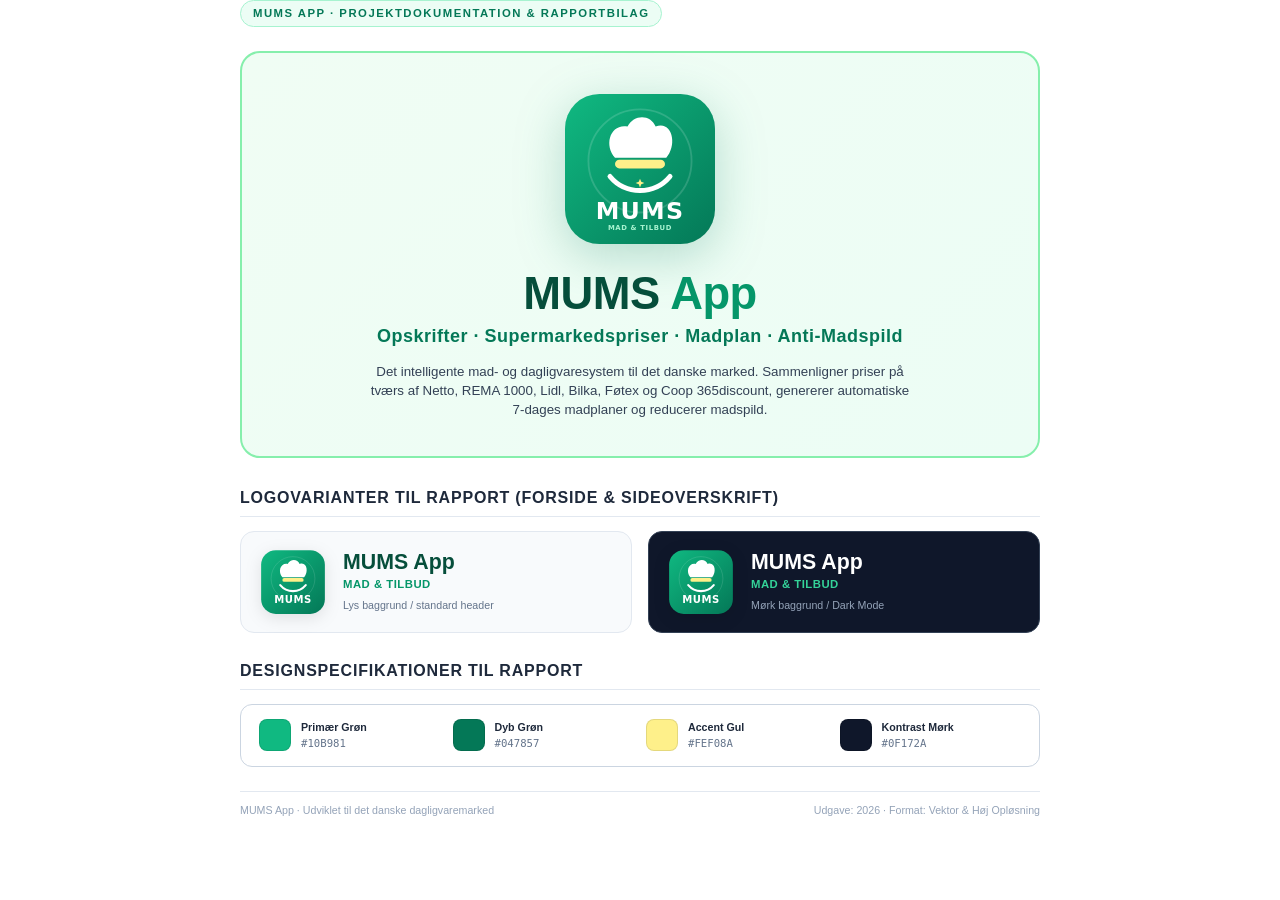
<file: generate_pdf.html>
<!DOCTYPE html>
<html lang="da">
<head>
  <meta charset="UTF-8">
  <title>MUMS App – Ikon og Titel</title>
  <style>
    @page {
      size: A4 portrait;
      margin: 15mm 18mm;
    }
    * {
      box-sizing: border-box;
      margin: 0;
      padding: 0;
    }
    body {
      font-family: 'Segoe UI', -apple-system, BlinkMacSystemFont, Roboto, sans-serif;
      color: #0f172a;
      background: #ffffff;
      line-height: 1.5;
    }
    .page-container {
      width: 100%;
      max-width: 800px;
      margin: 0 auto;
    }

    /* Top rapport mærke */
    .report-meta-tag {
      display: inline-block;
      font-size: 8.5pt;
      font-weight: 700;
      text-transform: uppercase;
      letter-spacing: 1.5px;
      color: #047857;
      background: #ecfdf5;
      padding: 4px 12px;
      border-radius: 999px;
      border: 1px solid #a7f3d0;
      margin-bottom: 24px;
    }

    /* Sektion 1: Stor forside præsentation */
    .hero-card {
      background: linear-gradient(135deg, #f0fdf4 0%, #ecfdf5 100%);
      border: 2px solid #86efac;
      border-radius: 20px;
      padding: 36px 30px;
      text-align: center;
      margin-bottom: 28px;
    }
    .hero-icon-wrap {
      width: 160px;
      height: 160px;
      margin: 0 auto 20px auto;
      filter: drop-shadow(0 12px 24px rgba(4, 120, 87, 0.25));
    }
    .hero-icon-wrap svg {
      width: 100%;
      height: 100%;
      display: block;
    }
    .app-title-main {
      font-size: 34pt;
      font-weight: 900;
      letter-spacing: -0.5px;
      color: #064e3b;
      margin-bottom: 4px;
      line-height: 1.1;
    }
    .app-title-main span {
      color: #059669;
    }
    .app-subtitle-main {
      font-size: 13.5pt;
      font-weight: 700;
      color: #047857;
      margin-bottom: 12px;
      letter-spacing: 0.5px;
    }
    .app-desc-main {
      font-size: 10pt;
      color: #334155;
      max-width: 540px;
      margin: 0 auto;
      line-height: 1.45;
    }

    /* Sektion 2: Horisontale logo-formater (Header / Dokumentbrug) */
    .section-title {
      font-size: 12pt;
      font-weight: 800;
      color: #1e293b;
      border-bottom: 1.5px solid #e2e8f0;
      padding-bottom: 6px;
      margin-bottom: 14px;
      text-transform: uppercase;
      letter-spacing: 0.8px;
    }
    .layouts-grid {
      display: grid;
      grid-template-columns: 1fr 1fr;
      gap: 16px;
      margin-bottom: 26px;
    }
    .layout-box {
      border: 1.5px solid #e2e8f0;
      border-radius: 14px;
      padding: 16px 18px;
      background: #f8fafc;
      display: flex;
      align-items: center;
      gap: 16px;
    }
    .layout-icon-sm {
      width: 68px;
      height: 68px;
      flex-shrink: 0;
      filter: drop-shadow(0 4px 8px rgba(0,0,0,0.1));
    }
    .layout-icon-sm svg {
      width: 100%;
      height: 100%;
    }
    .layout-text {
      flex: 1;
    }
    .layout-title {
      font-size: 16pt;
      font-weight: 900;
      color: #064e3b;
      line-height: 1.1;
    }
    .layout-sub {
      font-size: 8.5pt;
      font-weight: 700;
      color: #059669;
      margin-top: 2px;
      text-transform: uppercase;
      letter-spacing: 0.5px;
    }
    .layout-caption {
      font-size: 8pt;
      color: #64748b;
      margin-top: 4px;
    }

    /* Mørk variant */
    .layout-box.dark {
      background: #0f172a;
      border-color: #334155;
    }
    .layout-box.dark .layout-title {
      color: #ffffff;
    }
    .layout-box.dark .layout-sub {
      color: #34d399;
    }
    .layout-box.dark .layout-caption {
      color: #94a3b8;
    }

    /* Sektion 3: Branding & Farvepalette til rapporten */
    .brand-specs-card {
      border: 1px solid #cbd5e1;
      border-radius: 12px;
      padding: 14px 18px;
      background: #ffffff;
    }
    .specs-grid {
      display: grid;
      grid-template-columns: repeat(4, 1fr);
      gap: 12px;
    }
    .spec-item {
      display: flex;
      align-items: center;
      gap: 10px;
    }
    .color-swatch {
      width: 32px;
      height: 32px;
      border-radius: 8px;
      border: 1px solid rgba(0,0,0,0.1);
      flex-shrink: 0;
    }
    .spec-info {
      font-size: 8pt;
    }
    .spec-name {
      font-weight: 700;
      color: #1e293b;
      display: block;
    }
    .spec-code {
      font-family: monospace;
      color: #64748b;
    }

    /* Footer */
    .report-footer {
      margin-top: 24px;
      border-top: 1px solid #e2e8f0;
      padding-top: 10px;
      display: flex;
      justify-content: space-between;
      font-size: 8pt;
      color: #94a3b8;
    }
  </style>
</head>
<body>
  <div class="page-container">
    <div class="report-meta-tag">MUMS APP · PROJEKTDOKUMENTATION &amp; RAPPORTBILAG</div>

    <!-- STOR FORSIDEPRÆSENTATION -->
    <div class="hero-card">
      <div class="hero-icon-wrap">
        <svg xmlns="http://www.w3.org/2000/svg" viewBox="0 0 512 512" width="100%" height="100%">
          <defs>
            <linearGradient id="mumsGrad" x1="0%" y1="0%" x2="100%" y2="100%">
              <stop offset="0%" stop-color="#10b981" />
              <stop offset="100%" stop-color="#047857" />
            </linearGradient>
          </defs>
          <rect x="16" y="16" width="480" height="480" rx="110" fill="url(#mumsGrad)" />
          <circle cx="256" cy="230" r="165" fill="none" stroke="rgba(255,255,255,0.15)" stroke-width="6" />
          <g>
            <path d="M176 220 C140 180 160 110 216 120 C236 80 290 80 306 120 C360 100 376 180 340 220 Z" fill="#ffffff" />
            <rect x="176" y="226" width="160" height="28" rx="14" fill="#fef08a" />
            <path d="M160 280 C210 340 302 340 352 280" fill="none" stroke="#ffffff" stroke-width="16" stroke-linecap="round" />
            <path d="M256 315 L252 305 L242 301 L252 297 L256 287 L260 297 L270 301 L260 305 Z" fill="#fef08a" />
          </g>
          <text x="256" y="415" font-family="'Segoe UI', system-ui, sans-serif" font-size="76" font-weight="900" fill="#ffffff" text-anchor="middle" letter-spacing="4">MUMS</text>
          <text x="256" y="450" font-family="'Segoe UI', system-ui, sans-serif" font-size="22" font-weight="700" fill="#a7f3d0" text-anchor="middle" letter-spacing="2">MAD &amp; TILBUD</text>
        </svg>
      </div>

      <h1 class="app-title-main">MUMS <span>App</span></h1>
      <div class="app-subtitle-main">Opskrifter · Supermarkedspriser · Madplan · Anti-Madspild</div>
      <p class="app-desc-main">
        Det intelligente mad- og dagligvaresystem til det danske marked. Sammenligner priser på tværs af Netto, REMA 1000, Lidl, Bilka, Føtex og Coop 365discount, genererer automatiske 7-dages madplaner og reducerer madspild.
      </p>
    </div>

    <!-- HORISONTALE FORMATER TIL RAPPORTEN -->
    <div class="section-title">Logovarianter til Rapport (Forside &amp; Sideoverskrift)</div>
    <div class="layouts-grid">
      <!-- Lys variant -->
      <div class="layout-box">
        <div class="layout-icon-sm">
          <svg xmlns="http://www.w3.org/2000/svg" viewBox="0 0 512 512" width="100%" height="100%">
            <defs>
              <linearGradient id="mumsGrad2" x1="0%" y1="0%" x2="100%" y2="100%">
                <stop offset="0%" stop-color="#10b981" />
                <stop offset="100%" stop-color="#047857" />
              </linearGradient>
            </defs>
            <rect x="16" y="16" width="480" height="480" rx="110" fill="url(#mumsGrad2)" />
            <circle cx="256" cy="230" r="165" fill="none" stroke="rgba(255,255,255,0.15)" stroke-width="6" />
            <g>
              <path d="M176 220 C140 180 160 110 216 120 C236 80 290 80 306 120 C360 100 376 180 340 220 Z" fill="#ffffff" />
              <rect x="176" y="226" width="160" height="28" rx="14" fill="#fef08a" />
              <path d="M160 280 C210 340 302 340 352 280" fill="none" stroke="#ffffff" stroke-width="16" stroke-linecap="round" />
            </g>
            <text x="256" y="415" font-family="'Segoe UI', system-ui, sans-serif" font-size="76" font-weight="900" fill="#ffffff" text-anchor="middle" letter-spacing="4">MUMS</text>
          </svg>
        </div>
        <div class="layout-text">
          <div class="layout-title">MUMS App</div>
          <div class="layout-sub">Mad &amp; Tilbud</div>
          <div class="layout-caption">Lys baggrund / standard header</div>
        </div>
      </div>

      <!-- Mørk variant -->
      <div class="layout-box dark">
        <div class="layout-icon-sm">
          <svg xmlns="http://www.w3.org/2000/svg" viewBox="0 0 512 512" width="100%" height="100%">
            <defs>
              <linearGradient id="mumsGrad3" x1="0%" y1="0%" x2="100%" y2="100%">
                <stop offset="0%" stop-color="#10b981" />
                <stop offset="100%" stop-color="#047857" />
              </linearGradient>
            </defs>
            <rect x="16" y="16" width="480" height="480" rx="110" fill="url(#mumsGrad3)" />
            <circle cx="256" cy="230" r="165" fill="none" stroke="rgba(255,255,255,0.15)" stroke-width="6" />
            <g>
              <path d="M176 220 C140 180 160 110 216 120 C236 80 290 80 306 120 C360 100 376 180 340 220 Z" fill="#ffffff" />
              <rect x="176" y="226" width="160" height="28" rx="14" fill="#fef08a" />
              <path d="M160 280 C210 340 302 340 352 280" fill="none" stroke="#ffffff" stroke-width="16" stroke-linecap="round" />
            </g>
            <text x="256" y="415" font-family="'Segoe UI', system-ui, sans-serif" font-size="76" font-weight="900" fill="#ffffff" text-anchor="middle" letter-spacing="4">MUMS</text>
          </svg>
        </div>
        <div class="layout-text">
          <div class="layout-title">MUMS App</div>
          <div class="layout-sub">Mad &amp; Tilbud</div>
          <div class="layout-caption">Mørk baggrund / Dark Mode</div>
        </div>
      </div>
    </div>

    <!-- BRANDING SPECIFIKATIONER -->
    <div class="section-title">Designspecifikationer til Rapport</div>
    <div class="brand-specs-card">
      <div class="specs-grid">
        <div class="spec-item">
          <div class="color-swatch" style="background:#10b981;"></div>
          <div class="spec-info">
            <span class="spec-name">Primær Grøn</span>
            <span class="spec-code">#10B981</span>
          </div>
        </div>
        <div class="spec-item">
          <div class="color-swatch" style="background:#047857;"></div>
          <div class="spec-info">
            <span class="spec-name">Dyb Grøn</span>
            <span class="spec-code">#047857</span>
          </div>
        </div>
        <div class="spec-item">
          <div class="color-swatch" style="background:#fef08a;"></div>
          <div class="spec-info">
            <span class="spec-name">Accent Gul</span>
            <span class="spec-code">#FEF08A</span>
          </div>
        </div>
        <div class="spec-item">
          <div class="color-swatch" style="background:#0f172a;"></div>
          <div class="spec-info">
            <span class="spec-name">Kontrast Mørk</span>
            <span class="spec-code">#0F172A</span>
          </div>
        </div>
      </div>
    </div>

    <div class="report-footer">
      <span>MUMS App · Udviklet til det danske dagligvaremarked</span>
      <span>Udgave: 2026 · Format: Vektor &amp; Høj Opløsning</span>
    </div>
  </div>
</body>
</html>
</file>
